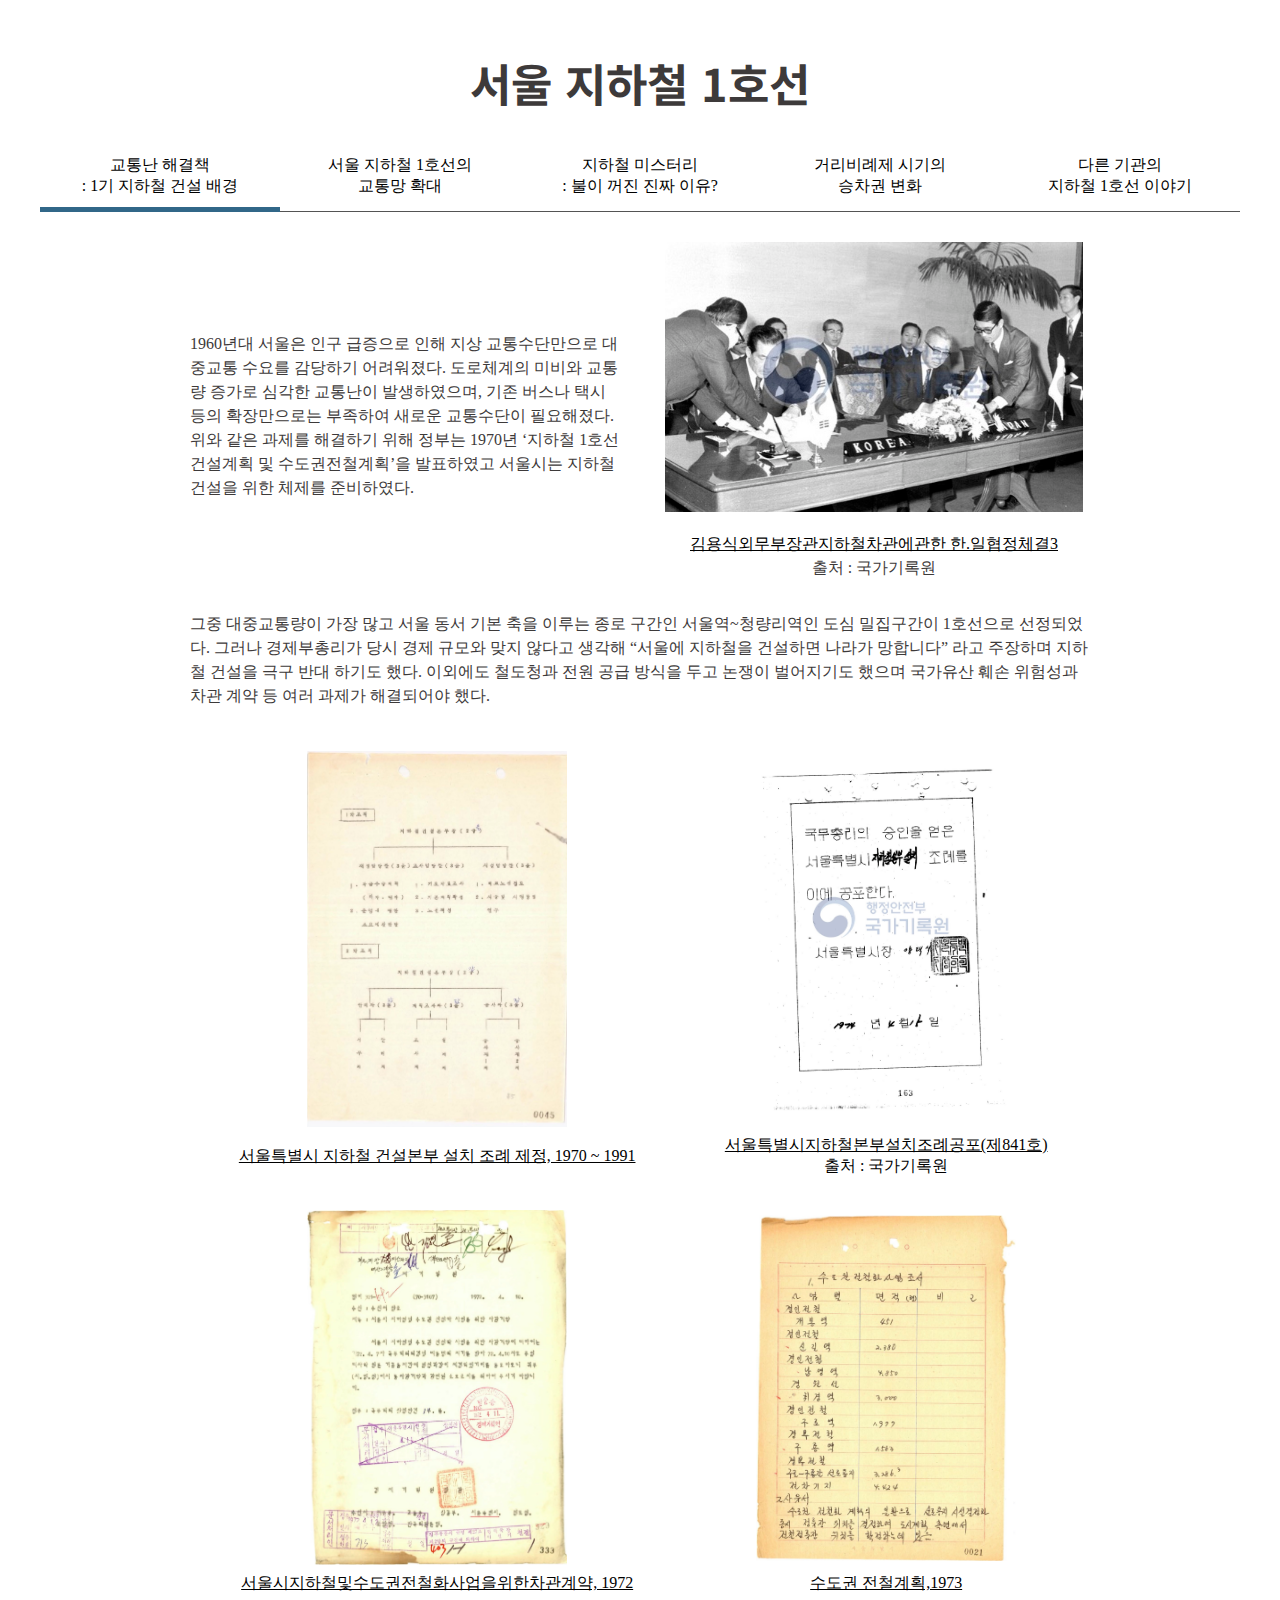
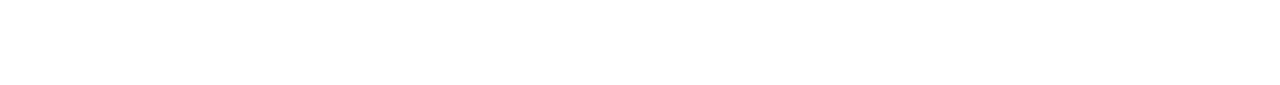
<file: index.html>
<!DOCTYPE html>
<html lang="ko">
<head>
    <meta charset="UTF-8">
    <meta name="viewport" content="width=device-width, initial-scale=1.0, user-scalable=no">

    <link rel="stylesheet" type="text/css" href="css/common.css">

    <!--구글 웹폰트 링크-->
    <link rel="preconnect" href="https://fonts.googleapis.com">
    <link rel="preconnect" href="https://fonts.gstatic.com" crossorigin>
    <link href="https://fonts.googleapis.com/css2?family=Noto+Sans+KR:wght@100..900&display=swap" rel="stylesheet">

    <script>
    </script>
</head>

<body>
    <!-- content -->
    <div class="content">
        <h2>서울 지하철 1호선</h2>
        <ul class="content_tab">
            <li class="tab_item active"><a>교통난 해결책<br>: 1기 지하철 건설 배경</a></li>
            <li class="tab_item"><a>서울 지하철 1호선의<br>교통망 확대</a></li>
            <li class="tab_item"><a>지하철 미스터리<br>: 불이 꺼진 진짜 이유?</a></li>
            <li class="tab_item"><a>거리비례제 시기의<br>승차권 변화</a></li>
            <li class="tab_item"><a>다른 기관의<br>지하철 1호선 이야기</a></li>
        </ul>

        <div class="con1 tab_content active" style="width:900px; margin:0 auto;">
            <div style="display:flex; justify-content:space-between;">
                <div style="width:48%">
                    <p style="margin:90px 0;"> 1960년대 서울은 인구 급증으로 인해 지상 교통수단만으로 대중교통 수요를 감당하기 어려워졌다. 도로체계의 미비와 교통량 증가로 심각한 교통난이 발생하였으며, 기존 버스나 택시 등의 확장만으로는 부족하여 새로운 교통수단이 필요해졌다. 위와 같은 과제를 해결하기 위해 정부는 1970년 ‘지하철 1호선 건설계획 및 수도권전철계획’을 발표하였고 서울시는 지하철 건설을 위한 체제를 준비하였다.</p>
                </div>
                <div style="width:48%">
                    <div class="img_box">
                        <img src="images/subway/1/1_001.jpg" style="height:270px;">
                        <p><a href="https://theme.archives.go.kr/viewer/common/archWebViewer.do?bsid=200200043871&dsid=000000000003&gubun=search">김용식외무부장관지하철차관에관한 한.일협정체결3</a><br>출처 : 국가기록원</p>
                    </div>
                </div>
            </div>
            <p>그중 대중교통량이 가장 많고 서울 동서 기본 축을 이루는 종로 구간인 서울역~청량리역인 도심 밀집구간이 1호선으로 선정되었다. 그러나 경제부총리가 당시 경제 규모와 맞지 않다고 생각해 “서울에 지하철을 건설하면 나라가 망합니다” 라고 주장하며 지하철 건설을 극구 반대 하기도 했다. 이외에도 철도청과 전원 공급 방식을 두고 논쟁이 벌어지기도 했으며 국가유산 훼손 위험성과 차관 계약 등 여러 과제가 해결되어야 했다.</p>
            <table>
                <tr>
                    <td><img src="images/subway/1/1_002.jpg"></td>
                    <td><img src="images/subway/1/1_003.jpg"></td>
                </tr>
                <tr>
                    <td><a href="https://archives.seoul.go.kr/item/785964?facetsUrl=%2Fcatalog%2Fresult%3F%26query%3D%25EC%2584%259C%25EC%259A%25B8%25ED%258A%25B9%25EB%25B3%2584%25EC%258B%259C%2B%25EC%25A7%2580%25ED%2595%2598%25EC%25B2%25A0%2B%25EA%25B1%25B4%25EC%2584%25A4%25EB%25B3%25B8%25EB%25B6%2580%2B%25EC%2584%25A4%25EC%25B9%2598%2B%25EC%25A1%25B0%25EB%25A1%2580%26regclass%3DALL&_csrf=e2f9ef97-e7aa-4ca2-83c4-415486754f03">서울특별시 지하철 건설본부 설치 조례 제정, 1970 ~ 1991</a></td>
                    <td><a href="https://theme.archives.go.kr/viewer/common/archWebViewer.do?bsid=200300836216&dsid=000000000009&gubun=search">서울특별시지하철본부설치조례공포(제841호)</a><br>출처 : 국가기록원</td>
                </tr>
                <tr>
                    <td style="padding-top:30px;"><img src="images/subway/1/1_004.jpg"></td>
                    <td style="padding-top:30px;"><img src="images/subway/1/1_005.jpg"></td>
                </tr>
                <tr>
                    <td><a href="https://archives.seoul.go.kr/item/1110232?facetsUrl=%2Fcatalog%2Fresult%3F%26regclass%3DRC_ITEM%26levels%3DItem%26lowuuid%3D64DB881D-2444-4779-A65E-1273BCC486C4%26lowuuid%3D5F496AFE-BC1B-4BF3-B571-B46D30319CB5%26page%3D2&_csrf=32f8eb4a-1b59-4cf8-a9ba-db62d">서울시지하철및수도권전철화사업을위한차관계약, 1972</a></td>
                    <td><a href="https://archives.seoul.go.kr/item/166937?facetsUrl=%2Fcatalog%2Fresult%3F%26query%3D%25EC%2588%2598%25EB%258F%2584%25EA%25B6%258C%2B%25EC%25A0%2584%25EC%25B2%25A0%25EA%25B3%2584%25ED%259A%258D%26regclass%3DALL&_csrf=80e85283-5604-409a-8d5c-711ddd30cc65">수도권 전철계획,1973</a></td>
                </tr>
            </table>
        </div>
        <div class="con2 tab_content" style="width:900px; margin:0 auto;">
            <div class="con2_sub">
                <div style="width:60%;">
                    <p style="margin:125px 0;">서울 지하철 1호선은 서울의 지하철 건설 기본계획 중 도심부의 교통소통을 위한 가장 중요한 노선이다.<br>
                        전 구간의 궤도 부설을 완료하여 서울역~청량리역을 담당할 건설본부의 설치목적, 사업 범위 등을 밝히는 ‘서울특별시 지하철건설본부 설치 조례’를 제정했다. 이후 9.54km 구간인 서울지하철 1호선이 8월 15일 개통되었고 동시에 수도권 전철(서울~수원, 구로~인천, 용산~성북)도 함께 개통되었다. 1974년 개통 당시 서울 지하철 1호선(종로선)은 서울역~시청~화신앞~종로3가~종로5가~동대문~신설동~제기동~청량리이다. 현재의 종각역은 당시에 종로1가와 2가 사이에 위치했던 ‘화신백화점’의 명칭을 빌려 ‘화신앞’으로 부르기도 했다.</p>
                </div>
                <div style="width:34%">
                    <div class="img_box">
                        <img src="images/subway/2/2_001.jpg" style="height:430px;">
                        <p><a href="https://archives.seoul.go.kr/item/1110224?facetsUrl=%2Fcatalog%2Fresult%3F%26regclass%3DRC_ITEM%26levels%3DItem%26lowuuid%3D64DB881D-2444-4779-A65E-1273BCC486C4%26lowuuid%3D5F496AFE-BC1B-4BF3-B571-B46D30319CB5%26page%3D1&_csrf=2bee316e-c854-4539-80e1-91c33">지하철건설을위한차관교환공문서명, 1971</a></p>
                    </div>
                </div>
            </div>
            <p>현재 지하철 1호선은 경인선, 경부선 등 간선철도 노선들과 직결되어 경기도 연천군에 있는 연천역부터 인천광역시 중구에 있는 인천역, 충청남도 아산시에 있는 신창역까지 연결한다. 총 길이 218.9km로 수도권 전철 중 가장 긴 거리를 운행하고 있다.</p>
            <table style="width:800px; margin:0 auto; margin-top:40px;">
                <tr>
                    <td><img src="images/subway/2/2_002.jpg" style="width:300px;"></td>
                    <td><img src="images/subway/2/2_002.jpg" style="width:300px;"></td>
                </tr>
                <tr>
                    <td><a href="https://archives.seoul.go.kr/item/32903?facetsUrl=%2Fcatalog%2Fresult%3F%26regclass%3DRC_ITEM%26pageSize%3D10%26pageSort%3Dcreatedateup%26query%3D%25EC%2584%259C%25EC%259A%25B8%25EB%258F%2584%25EC%258B%259C%25EA%25B3%2584%25ED%259A%258D%2B%25EC%2584%25A4%252">서울도시계획 설시계획 인가 (지하고속철도), 1971</a></td>
                    <td><a href="https://archives.seoul.go.kr/item/32956?facetsUrl=%2Fcatalog%2Fresult%3F%26regclass%3DRC_ITEM%26access%3DY%26query%3D%26reQuery%3D%26lowuuid%3DB3B1FB1D-D3B9-46D9-9F93-A64852899436%26lowuuid%3D5F496AFE-BC1B-4BF3-B571-B46D30319CB5%26acspoint%3D%26contributor">서울도시계획(고속철도)결정 및 실시계획인가요청,1971</a></td>
                </tr>
            </table>
        </div>
        <div class="con3 tab_content" style="width:900px; margin:0 auto;">
            <p>남영역과 서울역을 운영하는 회사가 다르기 때문이다. 현재 서울 지하철 1호선이 수도권 전철 1호선과 연결되어 있고, 두 기관의 구간이 혼재되어 있기 때문에 서울교통공사(서울~청량리 구간)와 한국철도공사 (남영역~신창 구간)가 공동으로 1호선을 운영하고 있다.<br>서울역을 기점으로 남영역 방향인 한국철도공사 구역에서는 25,000V의 교류 전원을 사용하는 반면에, 서울역에서 시청 방향인(서울 지하철 1호선) 서울지하철공사 구역에서는 1,500V의 직류 전원을 사용한다. 이렇게 운영 회사의 전력 공급 방식이 변경되기 때문에 일시적으로 전류를 차단시켜 전기의 경로를 바꾼다. 이를 ‘절연구간’ 이라고 부른다.</p>
            <table style="width:900px;">
                <tr>
                    <td><img src="images/subway/3/3_001.jpg" style="width:300px;"></td>
                </tr>
                <tr>
                    <td><a href="https://theme.archives.go.kr/viewer/common/archWebViewer.do?bsid=200300875224&dsid=000000000003&gubun=search">서울특별시지하철제1호선건설규칙공포(제616호)</a><br>출처 : 국가기록원</td>
                </tr>
                <tr>
                    <td style="padding-top:40px;">
                        <img src="images/subway/3/3_002(1).jpg" style="width:300px;">
                        <img src="images/subway/3/3_002(2).jpg" style="width:300px;">
                    </td>
                </tr>
                <tr>
                    <td><a href="https://archives.seoul.go.kr/item/1110224?facetsUrl=%2Fcatalog%2Fresult%3F%26regclass%3DRC_ITEM%26levels%3DItem%26lowuuid%3D64DB881D-2444-4779-A65E-1273BCC486C4%26lowuuid%3D5F496AFE-BC1B-4BF3-B571-B46D30319CB5%26page%3D1&_csrf=2bee316e-c854-4539-80e1-91c33">지하철건설을위한차관교환공문서명, 1971</a></td>
                </tr>
            </table>
        </div>
        <div class="con4 tab_content">
            <p> 지하철 1호선이 개통하면서 통행역 간 요금을 부과하는 ‘거리비례제’가 등장했다. 기본구간 요금은 30원/8km를 적용하고, 1km 추가 당 3원씩 초가 운임을 부과하는 방식이다. 이는 물가 상승 등의 요인에 의해 거의 매년 인상되기도 했다.</p>
            <h3 style="text-align:center;">왼쪽-어른/오른쪽-어린이 및 군인</h3>
            <div class="con4_sub">
                <div style="width:32%;">
                    <div class="con4_box">
                        <div style="display:flex; justify-content:space-between;">
                            <div class="img_box">
                                <img src="images/subway/4/4_001_1.jpg" style="width:95%;">
                            </div>
                            <div class="img_box">
                                <img src="images/subway/4/4_001_2.jpg" style="width:95%;">
                            </div>
                        </div>
                        <p>초기</p>
                    </div>
                    <div class="con4_box2">
                        <div style="display:flex; justify-content:space-between;">
                            <div class="img_box">
                                <img src="images/subway/4/4_001_7.jpg" style="width:95%;">
                            </div>
                            <div class="img_box">
                                <img src="images/subway/4/4_001_8.jpg" style="width:95%;">
                            </div>
                        </div>
                        <p>1979년 05월 01일</p>
                    </div>
                    <div class="con4_box3">
                        <div style="display:flex; justify-content:space-between; margin-top:20px;">
                            <div class="img_box">
                                <img src="images/subway/4/4_001_13.jpg" style="width:95%;">
                            </div>
                            <div class="img_box">
                                <img src="images/subway/4/4_001_14.jpg" style="width:95%;">
                            </div>
                        </div>
                        <p>1981년 06월 01일</p>
                    </div>
                </div>
                <div style="width:32%">
                    <div class="con4_box">
                        <div style="display:flex; justify-content:space-between;">
                            <div class="img_box">
                                <img src="images/subway/4/4_001_3.jpg" style="width:95%;">
                            </div>
                            <div class="img_box">
                                <img src="images/subway/4/4_001_4.jpg" style="width:95%;">
                            </div>
                        </div>
                        <p>1975년 07월 01일</p>
                    </div>
                    <div class="con4_box2">
                        <div style="display:flex; justify-content:space-between;">
                            <div class="img_box">
                                <img src="images/subway/4/4_001_9.jpg" style="width:95%;">
                            </div>
                            <div class="img_box">
                                <img src="images/subway/4/4_001_10.jpg" style="width:95%;">
                            </div>
                        </div>
                        <p>1980년 01월 05일</p>
                    </div>
                    <div class="con4_box3">
                        <div style="display:flex; justify-content:space-between;">
                            <div class="img_box">
                                <img src="images/subway/4/4_001_15.jpg" style="width:95%;">
                            </div>
                            <div class="img_box">
                                <img src="images/subway/4/4_001_16.jpg" style="width:95%;">
                            </div>
                        </div>
                        <p>1981년 12월 15일<br></p>
                        <p style="color:blue; font-size:12px; line-height:1.2; text-align:left; margin:0;">→ 지하철공사(81년 9월) 설립으로 서울시 로고 및 지하철공사 로고를 혼용함<br>→ 어린이, 군인 룰지 색상을 적색으로 변경함</p>
                    </div>
                </div>
                <div style="width:32%">
                    <div class="con4_box">
                        <div style="display:flex; justify-content:space-between;">
                            <div class="img_box">
                                <img src="images/subway/4/4_001_5.jpg" style="width:95%;">
                            </div>
                            <div class="img_box">
                                <img src="images/subway/4/4_001_6.jpg" style="width:95%;">
                            </div>
                        </div>
                        <p>1978년 06월 21일</p>
                    </div>
                    <div class="con4_box2">
                        <div style="display:flex; justify-content:space-between;">
                            <div class="img_box">
                                <img src="images/subway/4/4_001_11.jpg" style="width:95%;">
                            </div>
                            <div class="img_box">
                                <img src="images/subway/4/4_001_12.jpg" style="width:95%;">
                            </div>
                        </div>
                        <p>1980년 05월 15일</p>
                    </div>
                    <div class="con4_box3">
                        <div style="display:flex; justify-content:space-between; margin-top:20px;">
                            <div class="img_box">
                                <img src="images/subway/4/4_001_17.jpg" style="width:95%;">
                            </div>
                            <div class="img_box">
                                <img src="images/subway/4/4_001_18.jpg" style="width:95%;">
                            </div>
                        </div>
                        <p>1978년 06월 21일</p>
                    </div>
                </div>
            </div>
            <p style="text-align:right;">※참고자료: 국가기록원 『 <a href="https://theme.archives.go.kr/viewer/common/archWebViewer.do?bsid=200902609934&gubun=search#392">한국철도 승차권도록</a> 』</p>
        </div>
        <div class="con5 tab_content">
            <ul>
                <li>국가기록원 : <a href="https://www.archives.go.kr/next/newsearch/searchGuideDetail.do?guideSeq=261">도시철도 1호선 관련 검색 길잡이</a></li>
                <li>서울교통공사 : 청춘을 싣고 달려온 서울 지하철 50년 - 서울교통공사 개통 50주년 영상</li>
            </ul>
            <div style="text-align:center;">
                <iframe width="1100" height="700" src="https://www.youtube.com/embed/APS4B2KzVVU?si=FEet-WrsqyfKk768" title="YouTube video player" frameborder="0" allow="accelerometer; autoplay; clipboard-write; encrypted-media; gyroscope; picture-in-picture; web-share" referrerpolicy="strict-origin-when-cross-origin" allowfullscreen></iframe>
            </div>
        </div>
    </div>
    <!-- //content -->
</body>

<script>
    const tabItem = document.querySelectorAll(".tab_item");
    const tabContent = document.querySelectorAll(".tab_content");

    tabItem.forEach((tab, idx) => {
        tab.addEventListener("click", function () {
            tabContent.forEach((item) => {
                item.classList.remove("active");
            });

            tabItem.forEach((item) => {
                item.classList.remove("active");
            });

            tabItem[idx].classList.add("active");
            tabContent[idx].classList.add("active");
        });
    });
</script>
</html>
</file>
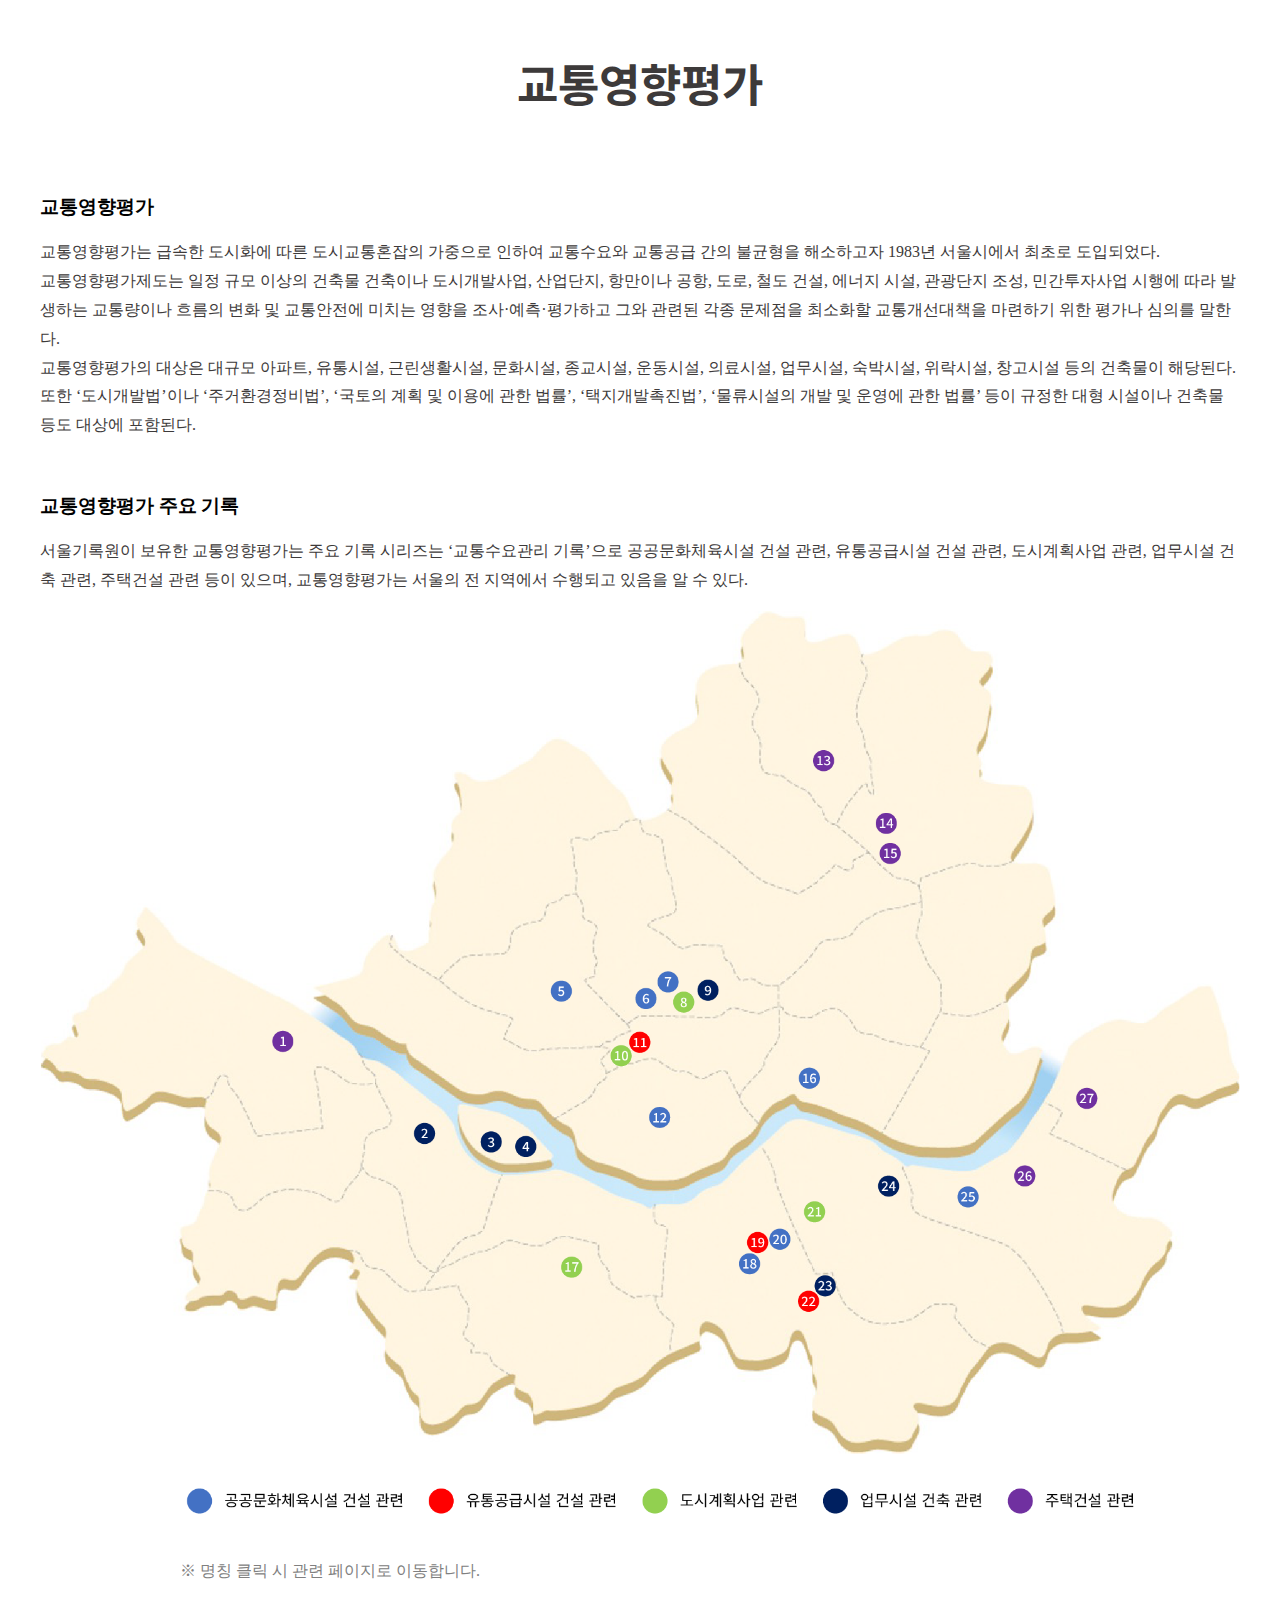
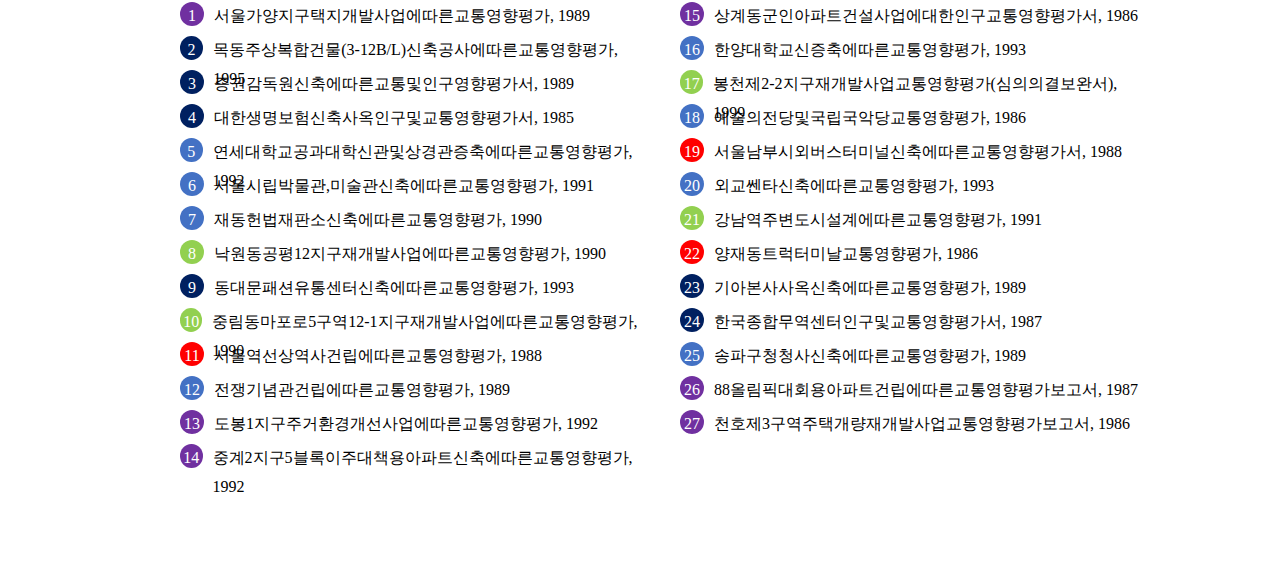
<file: influence.html>
<!DOCTYPE html>
<html lang="ko">
<head>
    <meta charset="UTF-8">
    <meta name="viewport" content="width=device-width, initial-scale=1.0, user-scalable=no">

    <link rel="stylesheet" type="text/css" href="css/common.css">

    <!--구글 웹폰트 링크-->
    <link rel="preconnect" href="https://fonts.googleapis.com">
    <link rel="preconnect" href="https://fonts.gstatic.com" crossorigin>
    <link href="https://fonts.googleapis.com/css2?family=Noto+Sans+KR:wght@100..900&display=swap" rel="stylesheet">

    <script>
    </script>
</head>

<body>
    <!-- content -->
    <div class="content">
        <h2>교통영향평가</h2>
        <div class="content_box">
            <h3>교통영향평가</h3>
            <p>교통영향평가는 급속한 도시화에 따른 도시교통혼잡의 가중으로 인하여 교통수요와 교통공급 간의 불균형을 해소하고자 1983년 서울시에서 최초로 도입되었다.<br>교통영향평가제도는 일정 규모 이상의 건축물 건축이나 도시개발사업, 산업단지, 항만이나 공항, 도로, 철도 건설, 에너지 시설, 관광단지 조성, 민간투자사업 시행에 따라 발생하는 교통량이나 흐름의 변화 및 교통안전에 미치는 영향을 조사·예측·평가하고 그와 관련된 각종 문제점을 최소화할 교통개선대책을 마련하기 위한 평가나 심의를 말한다.<br>교통영향평가의 대상은 대규모 아파트, 유통시설, 근린생활시설, 문화시설, 종교시설, 운동시설, 의료시설, 업무시설, 숙박시설, 위락시설, 창고시설 등의 건축물이 해당된다. 또한 ‘도시개발법’이나 ‘주거환경정비법’, ‘국토의 계획 및 이용에 관한 법률’, ‘택지개발촉진법’, ‘물류시설의 개발 및 운영에 관한 법률’ 등이 규정한 대형 시설이나 건축물 등도 대상에 포함된다.</p>
            <br>
            <h3>교통영향평가 주요 기록</h3>
            <p>서울기록원이 보유한 교통영향평가는 주요 기록 시리즈는 ‘교통수요관리 기록’으로 공공문화체육시설 건설 관련, 유통공급시설 건설 관련, 도시계획사업 관련, 업무시설 건축 관련, 주택건설 관련 등이 있으며, 교통영향평가는 서울의 전 지역에서 수행되고 있음을 알 수 있다.</p>

            <div class="map_box">
                <img src="images/influence/map_number.png" style="width:1200px;">
                <p>※ 명칭 클릭 시 관련 페이지로 이동합니다.</p>
                <div style="width:1000px; display:flex; justify-content:space-between; margin-left:100px;">
                    <ul class="list">
                        <li>
                            <div class="circle purple">1</div>
                            <p><a href="https://archives.seoul.go.kr/item/1111853">서울가양지구택지개발사업에따른교통영향평가, 1989</a></p>
                        </li>
                        <li>
                            <div class="circle navy">2</div>
                            <p><a href="https://archives.seoul.go.kr/item/1113956">목동주상복합건물(3-12B/L)신축공사에따른교통영향평가, 1995</a></p>
                        </li>
                        <li>
                            <div class="circle navy">3</div>
                            <p><a href="https://archives.seoul.go.kr/item/1111806">증권감독원신축에따른교통및인구영향평가서, 1989</a></p>
                        </li>
                        <li>
                            <div class="circle navy">4</div>
                            <p><a href="https://archives.seoul.go.kr/item/1111341">대한생명보험신축사옥인구및교통영향평가서, 1985</a></p>
                        </li>
                        <li>
                            <div class="circle blue">5</div>
                            <p><a href="https://archives.seoul.go.kr/item/1112589">연세대학교공과대학신관및상경관증축에따른교통영향평가, 1992</a></p>
                        </li>
                        <li>
                            <div class="circle blue">6</div>
                            <p><a href="https://archives.seoul.go.kr/item/1112361">서울시립박물관,미술관신축에따른교통영향평가, 1991</a></p>
                        </li>
                        <li>
                            <div class="circle blue">7</div>
                            <p><a href="https://archives.seoul.go.kr/item/1111980">재동헌법재판소신축에따른교통영향평가, 1990</a></p>
                        </li>
                        <li>
                            <div class="circle green">8</div>
                            <p><a href="https://archives.seoul.go.kr/item/1111882">낙원동공평12지구재개발사업에따른교통영향평가, 1990</a></p>
                        </li>
                        <li>
                            <div class="circle navy">9</div>
                            <p><a href="https://archives.seoul.go.kr/item/1113279">동대문패션유통센터신축에따른교통영향평가, 1993</a></p>
                        </li>
                        <li>
                            <div class="circle green">10</div>
                            <p><a href="https://archives.seoul.go.kr/item/1111944">중림동마포로5구역12-1지구재개발사업에따른교통영향평가, 1990</a></p>
                        </li>
                        <li>
                            <div class="circle red">11</div>
                            <p><a href="https://archives.seoul.go.kr/item/1111628">서울역선상역사건립에따른교통영향평가, 1988</a></p>
                        </li>
                        <li>
                            <div class="circle blue">12</div>
                            <p><a href="https://archives.seoul.go.kr/item/1111854">전쟁기념관건립에따른교통영향평가, 1989</a></p>
                        </li>
                        <li>
                            <div class="circle purple">13</div>
                            <p><a href="https://archives.seoul.go.kr/item/1112754">도봉1지구주거환경개선사업에따른교통영향평가, 1992</a></p>
                        </li>
                        <li>
                            <div class="circle purple">14</div>
                            <p><a href="https://archives.seoul.go.kr/item/1112905">중계2지구5블록이주대책용아파트신축에따른교통영향평가, 1992</a></p>
                        </li>
                    </ul>
                    <ul class="list">
                        <li>
                            <div class="circle purple">15</div>
                            <p><a href="https://archives.seoul.go.kr/item/1111469">상계동군인아파트건설사업에대한인구교통영향평가서, 1986</a></p>
                        </li>
                        <li>
                            <div class="circle blue">16</div>
                            <p><a href="https://archives.seoul.go.kr/item/1113088">한양대학교신증축에따른교통영향평가, 1993</a></p>
                        </li>
                        <li>
                            <div class="circle green">17</div>
                            <p><a href="https://archives.seoul.go.kr/item/1115957">봉천제2-2지구재개발사업교통영향평가(심의의결보완서), 1999</a></p>
                        </li>
                        <li>
                            <div class="circle blue">18</div>
                            <p><a href="https://archives.seoul.go.kr/item/1111451">예술의전당및국립국악당교통영향평가, 1986</a></p>
                        </li>
                        <li>
                            <div class="circle red">19</div>
                            <p><a href="https://archives.seoul.go.kr/item/1111653">서울남부시외버스터미널신축에따른교통영향평가서, 1988</a></p>
                        </li>
                        <li>
                            <div class="circle blue">20</div>
                            <p><a href="https://archives.seoul.go.kr/item/1113072">외교쎈타신축에따른교통영향평가, 1993</a></p>
                        </li>
                        <li>
                            <div class="circle green">21</div>
                            <p><a href="https://archives.seoul.go.kr/item/1112313">강남역주변도시설계에따른교통영향평가, 1991</a></p>
                        </li>
                        <li>
                            <div class="circle red">22</div>
                            <p><a href="https://archives.seoul.go.kr/item/1111460">양재동트럭터미날교통영향평가, 1986</a></p>
                        </li>
                        <li>
                            <div class="circle navy">23</div>
                            <p><a href="https://archives.seoul.go.kr/item/1111744">기아본사사옥신축에따른교통영향평가, 1989</a></p>
                        </li>
                        <li>
                            <div class="circle navy">24</div>
                            <p><a href="https://archives.seoul.go.kr/item/1111555">한국종합무역센터인구및교통영향평가서, 1987</a></p>
                        </li>
                        <li>
                            <div class="circle blue">25</div>
                            <p><a href="https://archives.seoul.go.kr/item/1111831">송파구청청사신축에따른교통영향평가, 1989</a></p>
                        </li>
                        <li>
                            <div class="circle purple">26</div>
                            <p><a href="https://archives.seoul.go.kr/item/1111534">88올림픽대회용아파트건립에따른교통영향평가보고서, 1987</a></p>
                        </li>
                        <li>
                            <div class="circle purple">27</div>
                            <p><a href="https://archives.seoul.go.kr/item/1111473">천호제3구역주택개량재개발사업교통영향평가보고서, 1986</a></p>
                        </li>
                    </ul>
                </div>
            </div>
        </div>
    </div>
    <!-- //content -->
</body>
</html>
</file>
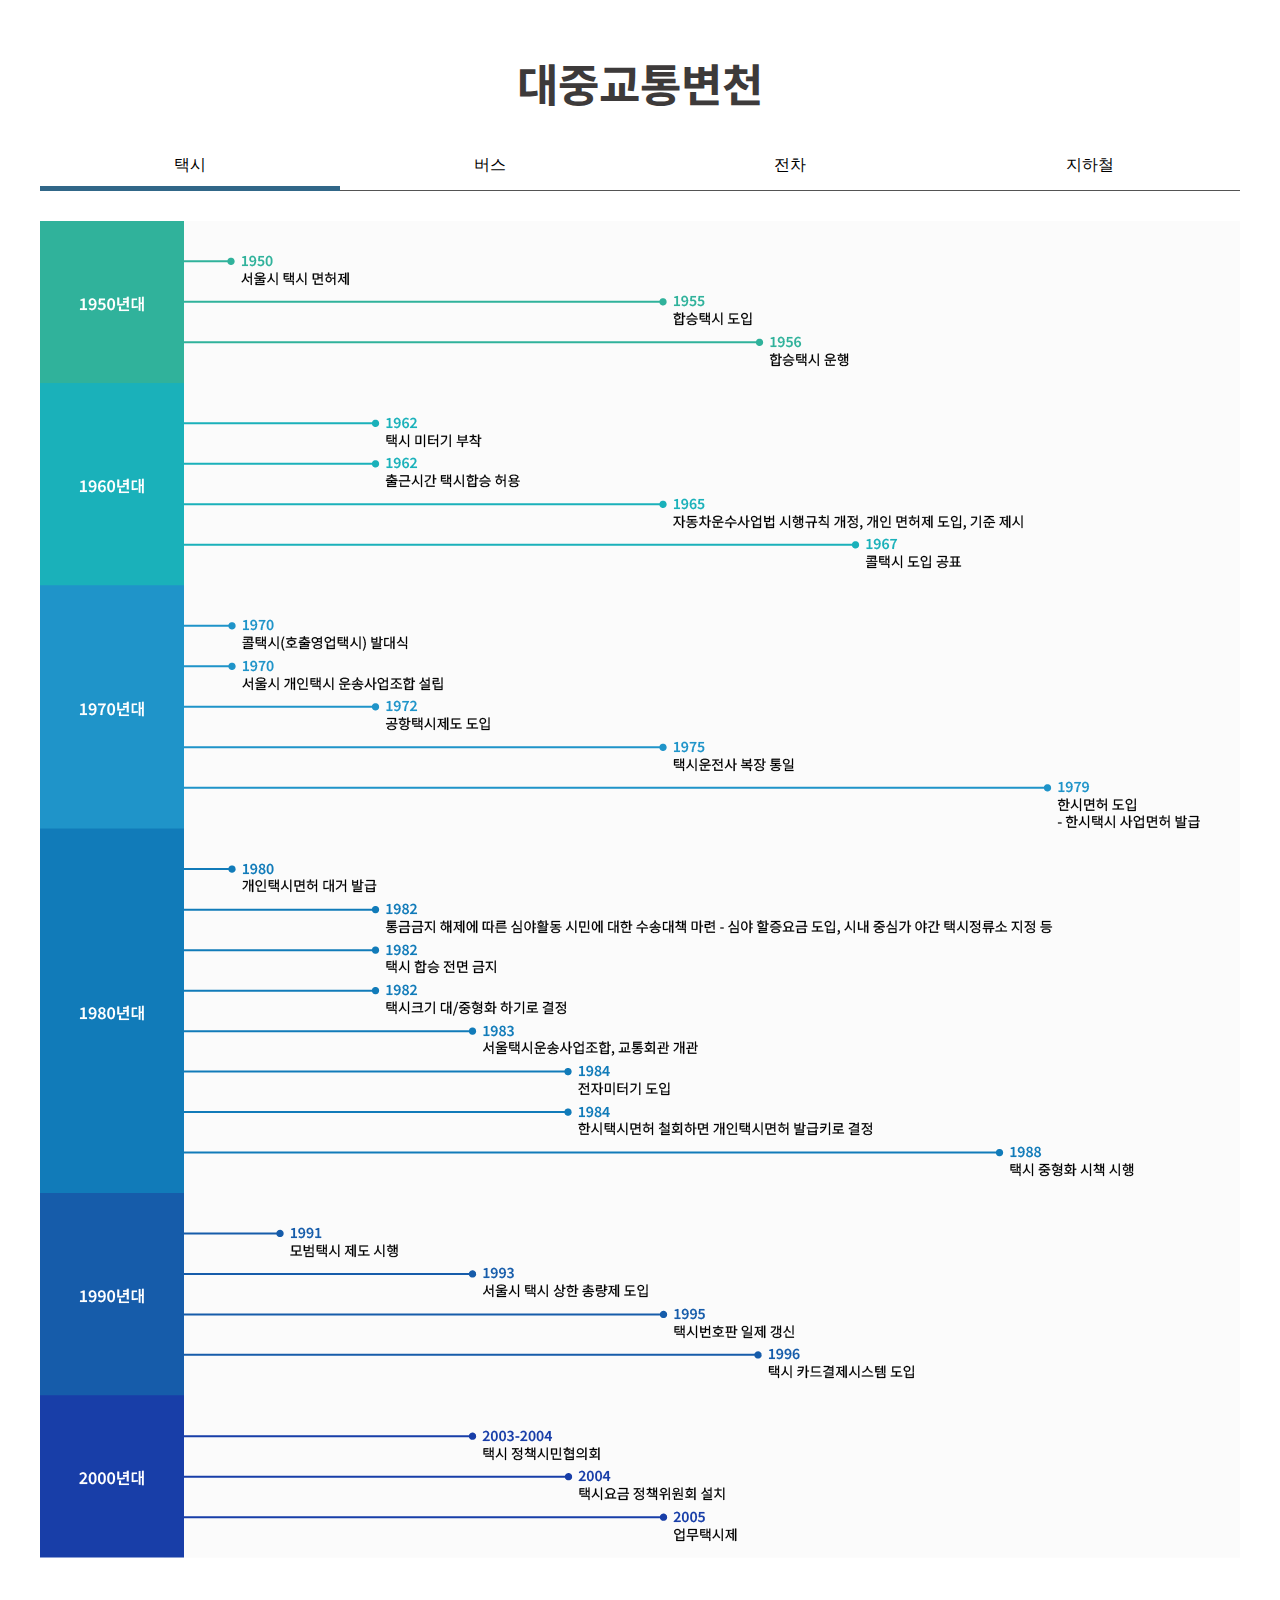
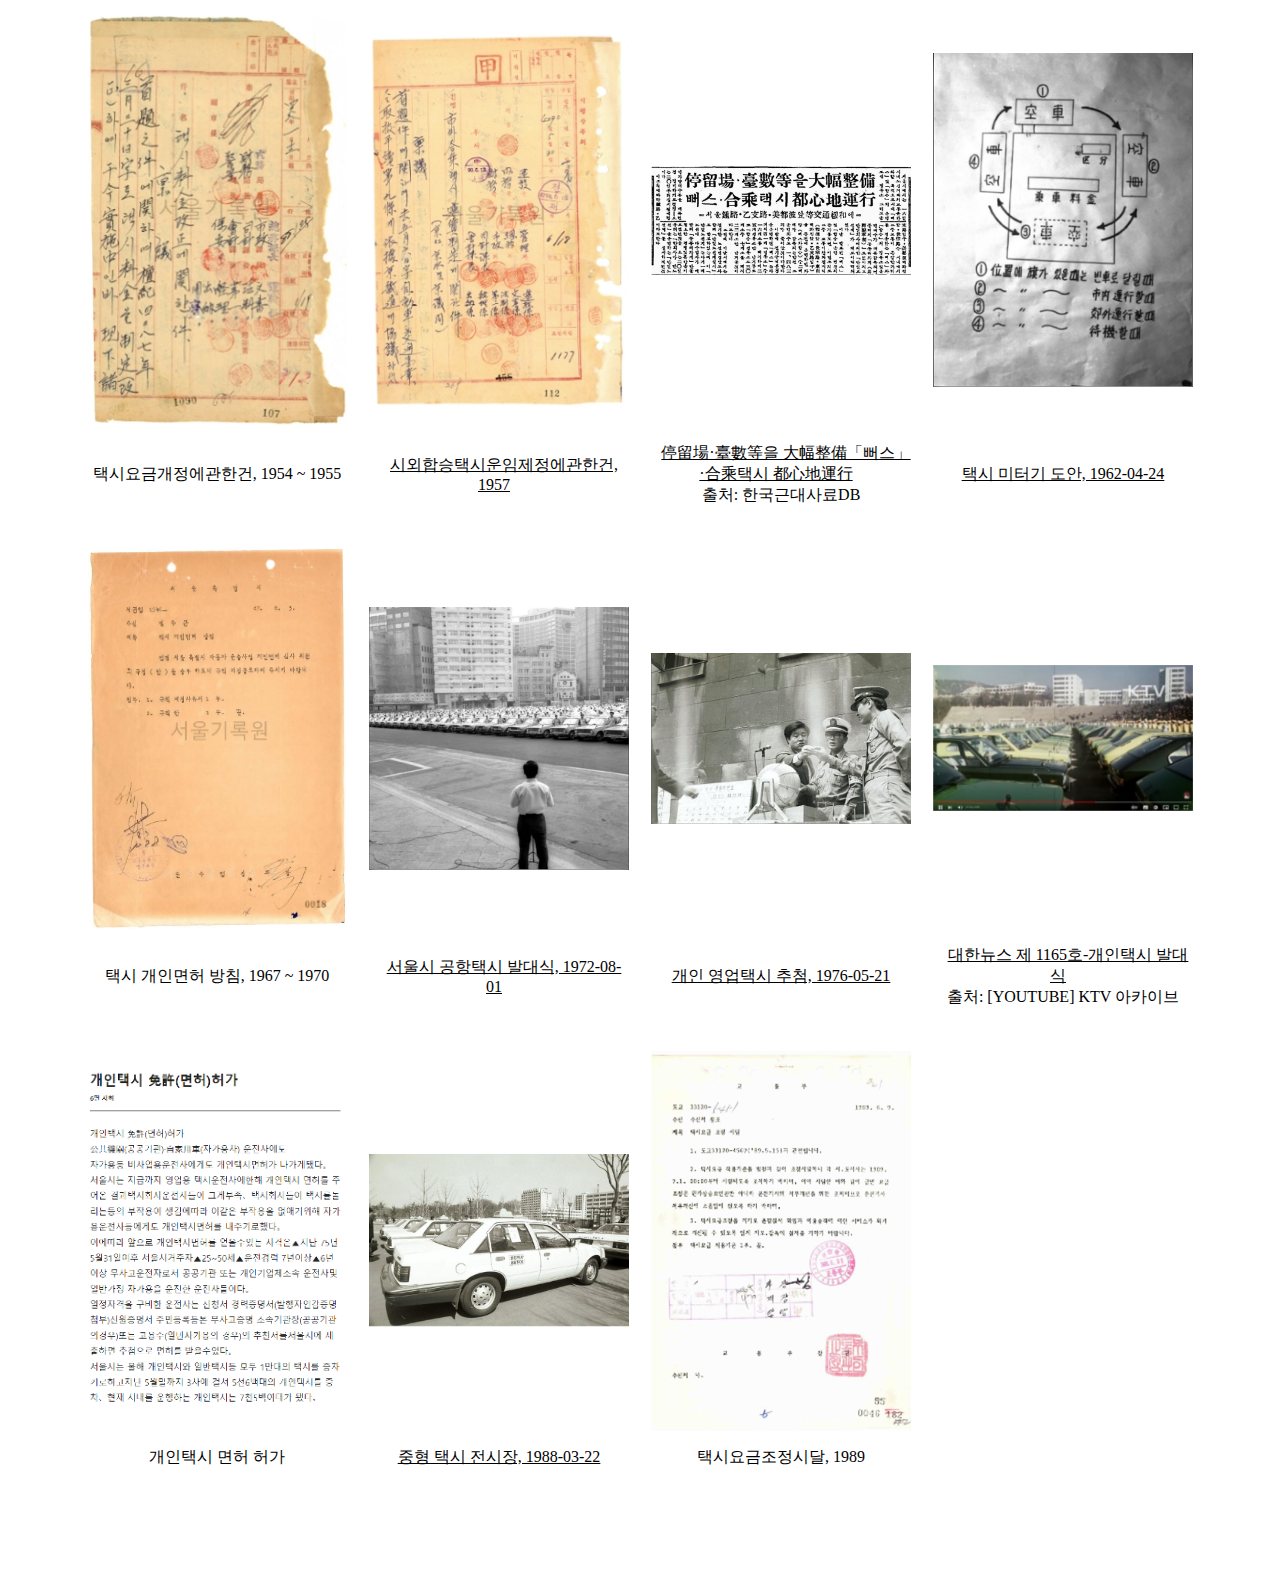
<file: publictransit.html>
<!DOCTYPE html>
<html lang="ko">
<head>
    <meta charset="UTF-8">
    <meta name="viewport" content="width=device-width, initial-scale=1.0, user-scalable=no">

    <link rel="stylesheet" type="text/css" href="css/common.css">

    <!--구글 웹폰트 링크-->
    <link rel="preconnect" href="https://fonts.googleapis.com">
    <link rel="preconnect" href="https://fonts.gstatic.com" crossorigin>
    <link href="https://fonts.googleapis.com/css2?family=Noto+Sans+KR:wght@100..900&display=swap" rel="stylesheet">

    <script>
    </script>
</head>

<body>
    <!-- content -->
    <div class="content">
        <h2>대중교통변천</h2>
        <ul class="content_tab2">
            <li class="tab_item active"><a>택시</a></li>
            <li class="tab_item"><a>버스</a></li>
            <li class="tab_item"><a>전차</a></li>
            <li class="tab_item"><a>지하철</a></li>
        </ul>

        <div class="con1 tab_content active">
            <img src="images/publictransit/taxi.png" style="width:1200px;">
            <table>
                <tr class="tr_img">
                    <td><img src="images/publictransit/taxi-1.png"></td>
                    <td><img src="images/publictransit/taxi-2.png"></td>
                    <td><img src="images/publictransit/taxi-3.png"></td>
                    <td><img src="images/publictransit/taxi-4.png"></td>
                </tr>
                <tr class="tr_nm">
                    <td>택시요금개정에관한건, 1954 ~ 1955</td>
                    <td><a href="https://archives.seoul.go.kr/item/855532?facetsUrl=%2Fcatalog%2Fresult%3F%26regclass%3DRC_ITEM%26pageSize%3D10%26pageSort%3Dcreatedateup%26query%3D%25ED%2595%25A9%25EC%258A%25B9%25ED%2583%259D%25EC%258B%259C%26reQuery%3D&_csrf=5e1e86f0-d15c-48f8-a778-562a7749f055">시외합승택시운임제정에관한건, 1957</a></td>
                    <td><a href="https://db.history.go.kr/id/npda_1959_01_16_x0003_0860">停留場·臺數等을 大幅整備「뻐스」·合乘택시 都心地運行 </a><br>출처: 한국근대사료DB</td>
                    <td><a href="https://archives.seoul.go.kr/item/2587?facetsUrl=%2Fcatalog%2Fresult%3F%26regclass%3DRC_ITEM%26pageSize%3D10%26pageSort%3Dcreatedateup%26query%3D%25EB%25AF%25B8%25ED%2584%25B0%25EA%25B8%25B0%26reQuery%3D&_csrf=407fe07b-038f-40de-bca7-f0fda5983320">택시 미터기 도안, 1962-04-24</a></td>
                </tr>
                <tr class="tr_img">
                    <td><img src="images/publictransit/taxi-5.png"></td>
                    <td><img src="images/publictransit/taxi-6.png"></td>
                    <td><img src="images/publictransit/taxi-7.png"></td>
                    <td><img src="images/publictransit/taxi-8.jpg"></td>
                </tr>
                <tr class="tr_nm">
                    <td>택시 개인면허 방침, 1967 ~ 1970</td>
                    <td><a href="https://archives.seoul.go.kr/item/0000000000001831#none">서울시 공항택시 발대식, 1972-08-01</a></td>
                    <td><a href="https://archives.seoul.go.kr/item/1878?facetsUrl=%2Fcatalog%2Fresult%3F%26regclass%3DRC_ITEM%26access%3DY%26query%3D%25ED%2583%259D%25EC%258B%259C%2B%25EC%25B6%2594%25EC%25B2%25A8%26reQuery%3D%26acspoint%3D%26contributor%3D%26pageSize%3D10%26pageSort%3Dcre">개인 영업택시 추첨, 1976-05-21</a></td>
                    <td><a href="https://www.youtube.com/watch?v=TKfuEZPLIRc">대한뉴스 제 1165호-개인택시 발대식</a><br>출처: [YOUTUBE] KTV 아카이브</td>
                </tr>
                <tr class="tr_img">
                    <td><img src="images/publictransit/taxi-9.png"></td>
                    <td><img src="images/publictransit/taxi-10.png"></td>
                    <td><img src="images/publictransit/taxi-11.png"></td>
                </tr>
                <tr class="tr_nm">
                    <td>개인택시 면허 허가</td>
                    <td><a href="https://archives.seoul.go.kr/item/2563?facetsUrl=%2Fcatalog%2Fresult%3F%26regclass%3DRC_ITEM%26query%3D%25ED%2583%259D%25EC%258B%259C%2B%25EC%25A4%2591%25ED%2598%2595%26reQuery%3D%26acspoint%3D%26contributor%3D%26pageSize%3D10%26pageSort%3Dcreatedateup%26ranges%3D1980&_csrf=916adb29-7cf5-4684-85d3-727e3bb31463">중형 택시 전시장, 1988-03-22</a></td>
                    <td>택시요금조정시달, 1989</td>
                </tr>
            </table>
        </div>
        <div class="con2 tab_content">
            <img src="images/publictransit/bus.png" style="width:1200px;">
            <table>
                <tr class="tr_img">
                    <td><img src="images/publictransit/bus-1.png"></td>
                    <td><img src="images/publictransit/bus-2.jpg"></td>
                    <td><img src="images/publictransit/bus-3.png"></td>
                    <td><img src="images/publictransit/bus-4.png"></td>
                </tr>
                <tr class="tr_nm">
                    <td><a href="https://archives.seoul.go.kr/item/855532?facetsUrl=%2Fcatalog%2Fresult%3F%26regclass%3DRC_ITEM%26pageSize%3D10%26pageSort%3Dcreatedateup%26query%3D%25ED%2595%25A9%25EC%258A%25B9%25ED%2583%259D%25EC%258B%259C%26reQuery%3D&_csrf=172edb36-e66c-47c9-b321-0a527">시외합승택시운임제정에관한건, 1957</a></td>
                    <td>버스정류소 차양대, 1966-04-18 </td>
                    <td>서울특별시운수사업소설치조례중개정조례, 1967 ~ 1974</td>
                    <td>시영버스 차체검사 완료, 1967-02-27</td>
                </tr>
                <tr class="tr_img">
                    <td><img src="images/publictransit/bus-5.png"></td>
                    <td><img src="images/publictransit/bus-6.png"></td>
                </tr>
                <tr class="tr_nm">
                    <td><a href="https://archives.seoul.go.kr/item/1177752?facetsUrl=%2Fcatalog%2Fresult%3F%26query%3DTSM%26regclass%3DALL&_csrf=c863c3d4-55f4-4361-b9d4-84e291ca3577">2차TSM실시설계보고회개최, 1987</a></td>
                    <td><a href="https://archives.seoul.go.kr/item/940336?facetsUrl=%2Fcatalog%2Fresult%3F%26regclass%3DRC_ITEM%26access%3DY%26query%3D%25EB%25B2%2584%25EC%258A%25A4%25EC%25A0%2584%25EC%259A%25A9%25EC%25B0%25A8%25EB%25A1%259C%26reQuery%3D%26acspoint%3D%26contributor%3D%26p">버스전용차로설치고시, 1997</a></td>
                </tr>
            </table>
        </div>
        <div class="con3 tab_content">
            <img src="images/publictransit/streetcar.png" style="width:1200px;">
            <table>
                <tr class="tr_img">
                    <td><img src="images/publictransit/streetcar-1.jpg"></td>
                    <td><img src="images/publictransit/streetcar-2.jpg"></td>
                    <td><img src="images/publictransit/streetcar-3.jpg"></td>
                </tr>
                <tr class="tr_nm">
                    <td><a href="https://archives.seoul.go.kr/item/1887?facetsUrl=%2Fcatalog%2Fresult%3F%26query%3D%25EC%2584%259C%25EC%259A%25B8%2B%25EC%258B%259C%25EB%2582%25B4%2B%25EC%25A0%2584%25EC%25B0%25A8%26regclass%3DALL&_csrf=b1111cd8-48dc-4df6-b511-447fcccf5054">1963년 서울시내 전차, 1963-11-14</a></td>
                    <td><a href="https://archives.seoul.go.kr/item/1859?facetsUrl=%2Fcatalog%2Fresult%3F%26regclass%3DRC_ITEM%26pageSize%3D10%26pageSort%3Dcreatedateup%26query%3D%25EC%2584%259C%25EC%259A%25B8%25EC%258B%259C%2B%25EC%25A0%2584%25EC%25B0%25A8%25EC%259A%25B4%25EC%2588%2598%2B">서울시 전차운수 사업소 개업, 1966-06-01</a></td>
                    <td><a href="https://archives.seoul.go.kr/item/784187">서울특별시 시영 전차 운임 조례 개정, 1967</a></td>
                </tr>
            </table>
        </div>
        <div class="con4 tab_content">
            <img src="images/publictransit/subway.png" style="width:1200px;">
            <table>
                <tr class="tr_img">
                    <td><img src="images/publictransit/subway-1.png"></td>
                    <td style="justify-content: space-between; display: flex;">
                        <img src="images/publictransit/subway-2.png">
                        <img src="images/publictransit/subway-3.png">
                    </td>
                    <td><img src="images/publictransit/subway-4.jpg"></td>
                </tr>
                <tr class="tr_nm">
                    <td><a href="https://archives.seoul.go.kr/item/1110224?facetsUrl=%2Fcatalog%2Fresult%3F%26query%3D%25EC%25A7%2580%25ED%2595%2598%25EC%25B2%25A0%25EA%25B1%25B4%25EC%2584%25A4%25EC%259D%2584%25EC%259C%2584%25ED%2595%259C%25EC%25B0%25A8%25EA%25B4%2580%25EA%25B5%2590%25ED%25">지하철건설을위한차관교환공문서명, 1971</a></td>
                    <td><a href="https://archives.seoul.go.kr/item/32956?facetsUrl=%2Fcatalog%2Fresult%3F%26regclass%3DRC_ITEM%26access%3DY%26query%3D%26reQuery%3D%26lowuuid%3DB3B1FB1D-D3B9-46D9-9F93-A64852899436%26lowuuid%3D5F496AFE-BC1B-4BF3-B571-B46D30319CB5%26acspoint%3D%26contributor">서울도시계획 (고속철도) 결정 및 실시계획인가 요청, 1971</a></td>
                    <td><a href="https://archives.seoul.go.kr/item/2186#none">서울 지하철 개통식, 1974-08-15</a></td>
                </tr>
                <tr class="tr_img">
                    <td><img src="images/publictransit/subway-5.jpg"></td>
                    <td style="justify-content: space-between; display: flex;">
                        <img src="images/publictransit/subway-6.jpg" style="margin: 110px 0;">
                        <img src="images/publictransit/subway-7.jpg">
                    </td>
                    <td><img src="images/publictransit/subway-8.jpg"></td>
                </tr>
                <tr class="tr_nm">
                    <td><a href="https://archives.seoul.go.kr/item/1941#none">서울특별시 서울 지하철 본부 현판식, 1974-08-15</a></td>
                    <td><a href="https://archives.seoul.go.kr/item/2133?facetsUrl=%2Fcatalog%2Fresult%3F%26regclass%3DRC_ITEM%26access%3DY%26query%3D2%25ED%2598%25B8%25EC%2584%25A0%26reQuery%3D%26acspoint%3D%26contributor%3D%26pageSize%3D10%26pageSort%3Dcreatedateup%26page%3D4&_csrf=1ff05">서울 지하철 2호선 기공식, 1978-03-09</a></td>
                    <td><a href="https://archives.seoul.go.kr/item/1111021?facetsUrl=%2Fcatalog%2Fresult%3F%26regclass%3DALL%26query%3D%25EC%25A7%2580%25ED%2595%2598%25EC%25B2%25A03%252C4%25ED%2598%25B8%25EC%2584%25A0%2528%25EB%258F%2584%25EC%258B%259C%25EA%25B3%25A0%25EC%2586%258D%25EC%25B2%25A0%25EB%258F%2584%2529%25EC%25A7%2580%25EC%25A0%2581%25EA%25B3%25A0%25EC%258B%259C%25EC%259A%2594%25EC%25B2%25AD&_csrf=cbc99bd1-702d-457a-9778-912d07d13122">지하철3,4호선(도시고속철도)지적고시요청, 1982</a></td>
                </tr>
            </table>
        </div>
    </div>
    <!-- //content -->
</body>

<script>
    const tabItem = document.querySelectorAll(".tab_item");
    const tabContent = document.querySelectorAll(".tab_content");

    tabItem.forEach((tab, idx) => {
        tab.addEventListener("click", function () {
            tabContent.forEach((item) => {
                item.classList.remove("active");
            });

            tabItem.forEach((item) => {
                item.classList.remove("active");
            });

            tabItem[idx].classList.add("active");
            tabContent[idx].classList.add("active");
        });
    });
</script>
</html>
</file>
<file: css/common.css>
/*content*/
.content {width:1200px; min-width:1200px; margin:50px auto 0; padding-bottom:80px;}
.content h2 {font-size:45px; font-family:"Noto Sans KR"; font-weight: 00; color:#3d3a3a; text-align:center; margin-bottom:30px;}
.content .content_tab {display:flex; list-style:none; margin:0; padding:0;}
.content .content_tab li {border-bottom:1px solid #545454;}
.content .content_tab li a {width:220px; display:block; padding:10px; font-size:16px; color:black; text-align:center;}
.content .content_tab li.active {border-bottom:5px solid #316788;}

.content .content_tab2 {display:flex; list-style:none; margin:0; padding:0;}
.content .content_tab2 li {border-bottom:1px solid #545454;}
.content .content_tab2 li a {width:280px; display:block; padding:10px; font-size:16px; color:black; text-align:center;}
.content .content_tab2 li.active {border-bottom:5px solid #316788;}

.content .content_tab3 {display:flex; list-style:none; margin:0; padding:0;}
.content .content_tab3 li {border-bottom:1px solid #545454;}
.content .content_tab3 li a {width:380px; display:block; padding:10px; font-size:16px; color:black; text-align:center;}
.content .content_tab3 li.active {border-bottom:5px solid #316788;}

.content .content_tab4 {display:flex; list-style:none; margin:0; padding:0;}
.content .content_tab4 li {border-bottom:1px solid #545454;}
.content .content_tab4 li a {width:580px; display:block; padding:10px; font-size:16px; color:black; text-align:center;}
.content .content_tab4 li.active {border-bottom:5px solid #316788;}

.content .tab_content {display:none; padding-top:30px;}
.content .tab_content.active {display: block;}
.content .tab_content p {font-size:16px; line-height:1.5; color: #3d3a3a;}
.content .tab_content a {color:black;}

.con2_sub {display:flex; justify-content:space-between;}
.con4_sub {display:flex; justify-content:space-between;}
.img_box {text-align:center;}
.img_box p {text-align:center;}
.con4_box {height:125px; background-color:#FBFBFB; border:1px solid #D8D8D8; padding:15px 10px 10px 10px; text-align:center;}
.con4_box2 {height:125px; background-color:#FBFBFB; border:1px solid #D8D8D8; padding:15px 10px 10px 10px; text-align:center; margin-top:10px;}
.con4_box3 {height:160px; background-color:#FBFBFB; border:1px solid #D8D8D8; padding:15px 10px 10px 10px; text-align:center; margin-top:10px;}
.con4_box p {margin:10px 0 0 0;}
.con4_box2 p {margin:10px 0 0 0;}
.con4_box3 p {margin:10px 0 0 0;}

.content .content_box {padding-top:30px;}
.content .content_box p {font-size:16px; line-height:1.8; color: #3d3a3a;}
.content .content_box a {color:black;}
.map_box {text-align:center;}
.map_box p {text-align: left; margin: 30px 0 0 140px; color: gray !important;}
.list {width:49%;}
.list li {height:34px; display:flex;}
.list li p {margin:0 0 0 10px;}
.list li p a {text-decoration:none;}
.circle {width:24px; height:24px; border-radius:50%; font-size:16px; line-height:1.8; color:white;}
.blue {background-color:#4371C4;}
.red {background-color:#FF0000;}
.green {background-color:#92D050;}
.navy {background-color:#002060;}
.purple {background-color:#7030A0;}

.content table {width:1200px; margin-top:40px; text-align:center;}
.content table .tr_img td {padding:10px;}
.content table .tr_nm td {padding:0 10px 30px 10px;}
.content table img {width:260px;}

.content .con1 table {width:900px; text-align:center; margin:0 auto; margin-top:40px;}
.content .con1 table a {padding:10px;}
/*content*/
</file>
